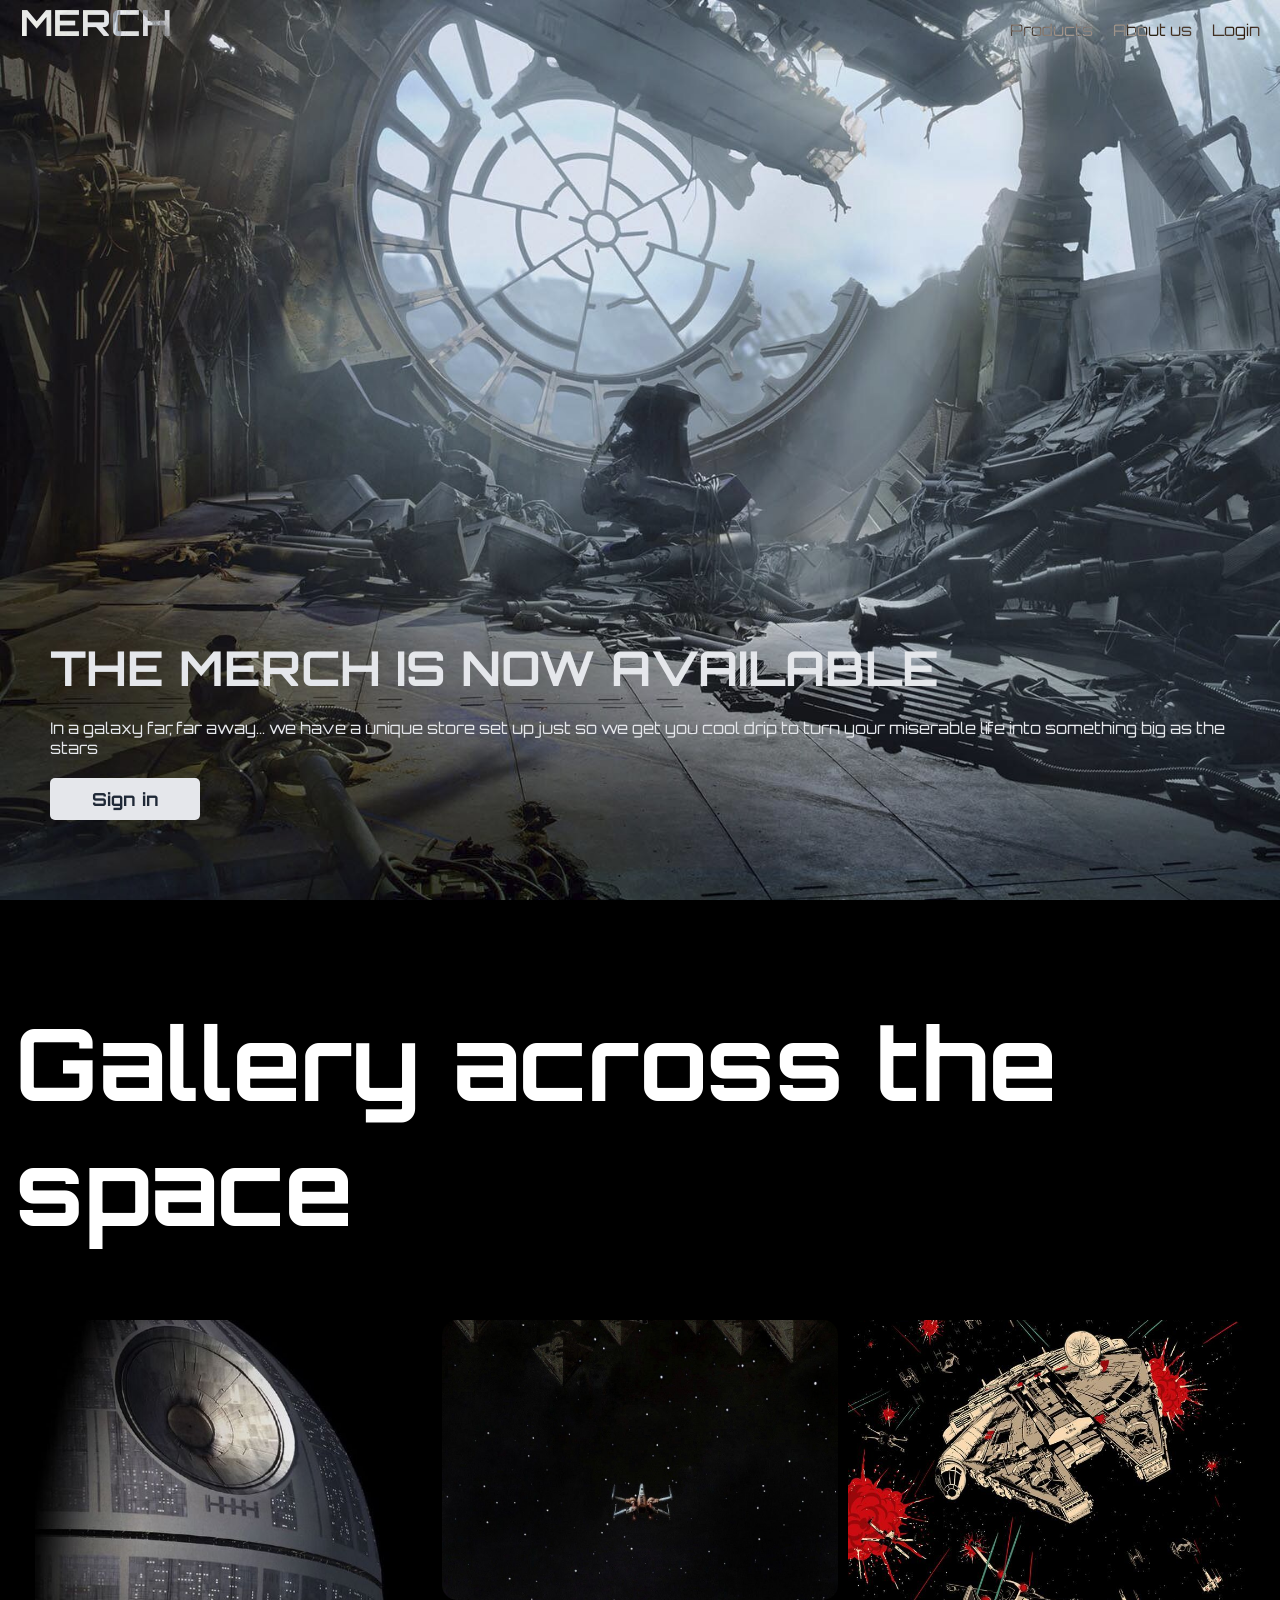
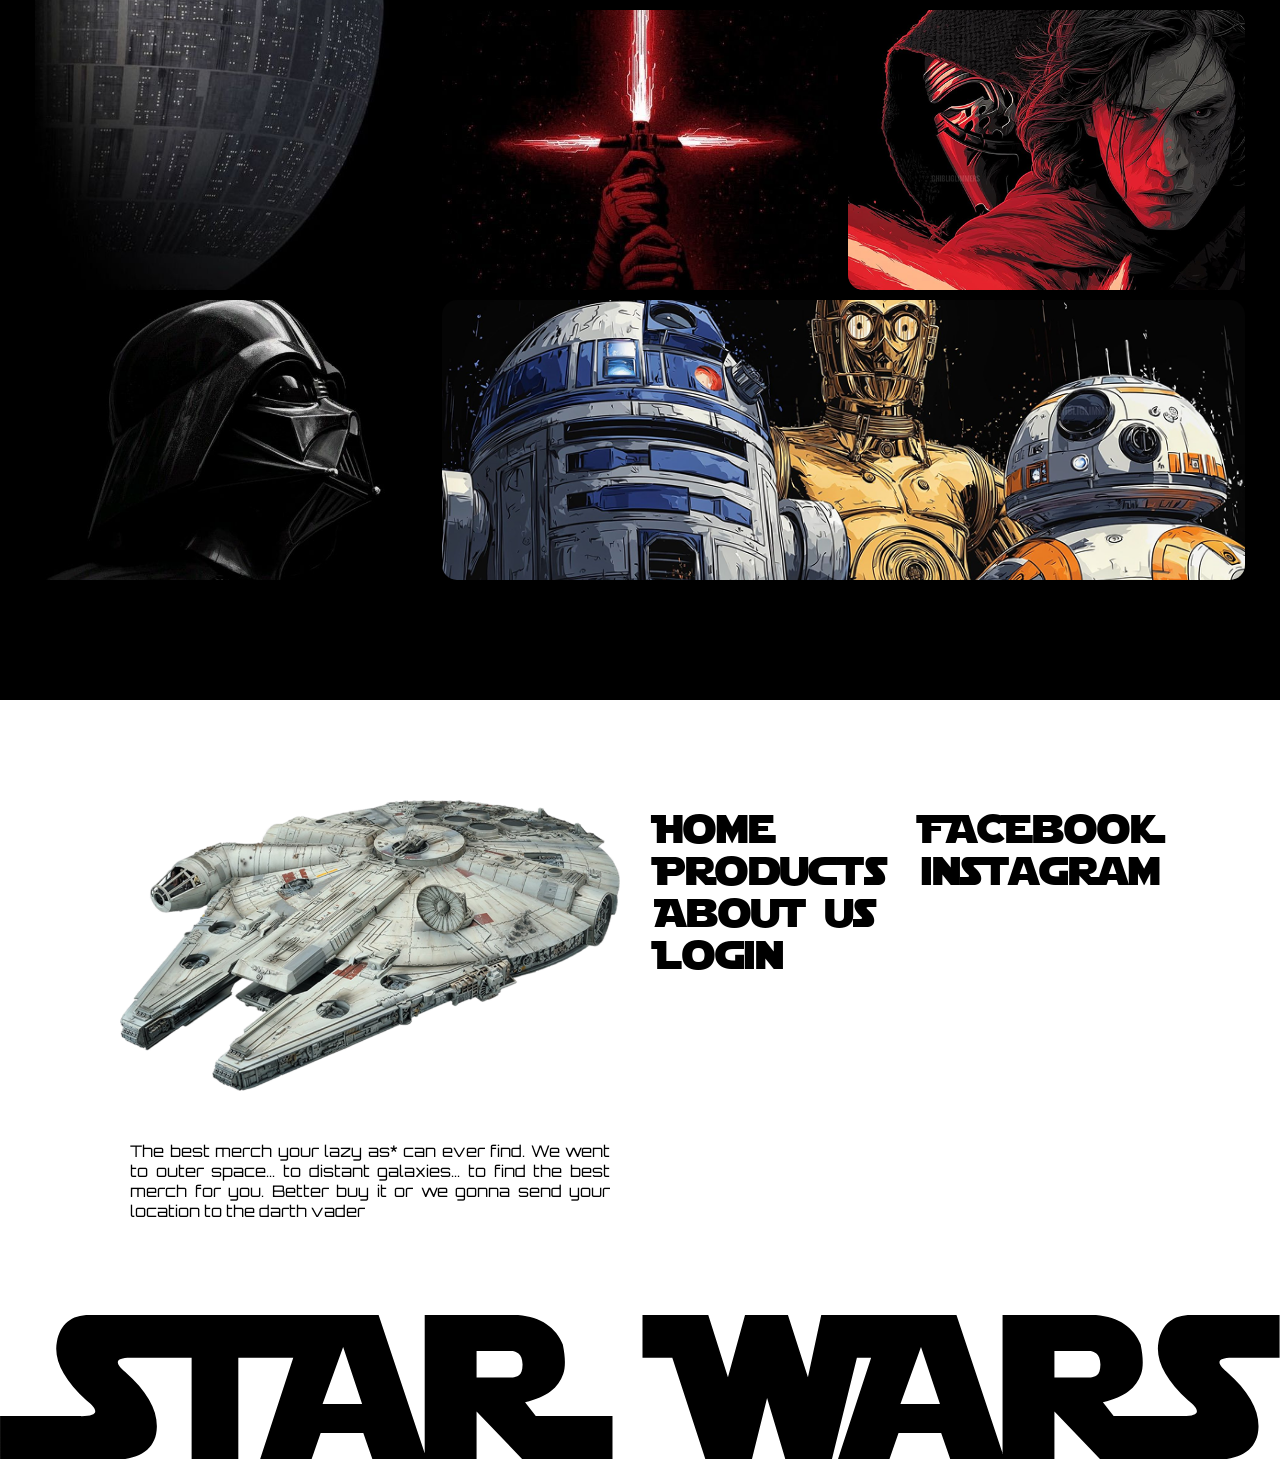
<file: index.html>
<!DOCTYPE html>
<html lang="en">
<head>
    <meta charset="UTF-8">
    <meta name="viewport" content="width=device-width, initial-scale=1.0">
    <title>Document</title>
    <link rel="stylesheet" href="./style.css">
</head>
<body>
    <nav class="navbar">
            <h1><a href="/index.html">MERCH</a></h1>
             <ul>
                <li><a href="/products/products.html">Products</a></li>
                <li><a href="/products/about.html">About us</a></li>
                <li><a href="/login.html">Login</a></li>
            </ul>
    </nav>
    <section class="header">
        <div class="header-content">
            <div class="hero-text">
                <h1>THE MERCH IS NOW AVAILABLE</h1>
                <div class="conten-para">In a galaxy far, far away... we have a unique store set up just so we get you cool drip to turn your miserable life into something big as the stars</div>
                <button>Sign in</button>
            </div>
        </div>
    </section>

    <section class="content">
        <div class="Section-1">
            <h1>Gallery across the space</h1>
            <div class="bento">
                <div class = "item item-1">
                    <img class = "item-img" src="./Bento/death star.jpg">
                </div>
                 <div class = "item item-2">
                    <img class = "item-img" src="./Bento/haunt ship.jpg">
                </div>
                 <div class = "item item-3">
                    <img class = "item-img" src="./Bento/artwork-1.jpg" alt="3 people looking at your soul">
                </div>
                 <div class = "item item-4">
                    <img class = "item-img" src="./Bento/weapon.jpg">
                </div>
                 <div class = "item item-5">
                    <img class = "item-img" src="./Bento/anakin.png">
                </div>
                 <div class = "item item-6">
                    <img class = "item-img" src="./Bento/darth vader.jpg">
                </div>
                 <div class = "item item-7">
                    <img class = "item-img" src="./Bento/3 peeps.png">
                </div>
            </div>
        </div>
    </section>
    <div id="footer"></div>
    <script>
        fetch("./footer.html")
        .then(response => response.text())
        .then(data => {
        document.getElementById("footer").innerHTML = data;
        });
    </script>
</body>
</html>
</file>
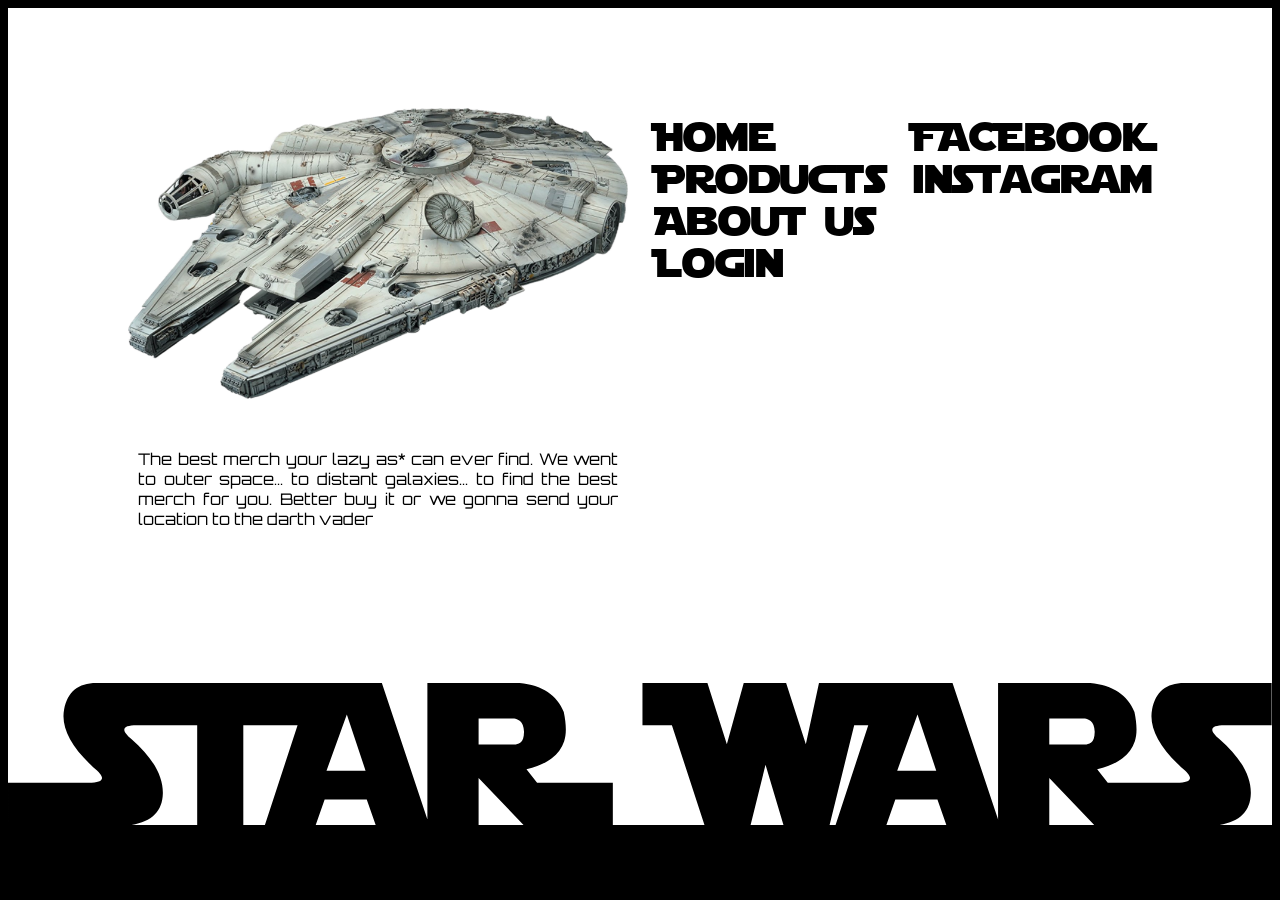
<file: footer.html>
<!DOCTYPE html>
<html lang="en">
<head>
    <meta charset="UTF-8">
    <meta name="viewport" content="width=device-width, initial-scale=1.0">
    <link rel="preconnect" href="https://fonts.googleapis.com">
    <link rel="preconnect" href="https://fonts.gstatic.com" crossorigin>
    <link href="https://fonts.googleapis.com/css2?family=Montserrat:ital,wght@0,100..900;1,100..900&family=Orbitron:wght@400..900&family=Pirata+One&display=swap" rel="stylesheet">
    <link rel="stylesheet" href="./footer.css">
</head>
<body>
        <footer class="footer">
            <div class="top">
                    <!-- use this to add any insperational or creative or required para -->
                <div class="top-content">
                    <div class="falcon">
                        <img src="/images/images-content/falcon.png" alt="falcon">
                    </div>
                    <div class="about-text">
                        <p>The best merch your lazy as* can ever find. We went to outer space... to distant galaxies... to find the best merch for you. Better buy it or we gonna send your location to the darth vader</p>
                    </div>
                </div>

                <div class = "Sections-list">
                    <ul>
                        <li><a href="/index.html">Home</a></li>
                        <li><a href="/products/products.html">Products</a></li>
                        <li><a href="/products/about.html">About us</a></li>
                        <li><a href="/login.html">Login</a></li>
                    </ul>
                </div>

                <div class = "Sections-list">
                    <ul>
                    <li><a href="https://www.facebook.com/StarWars" target="_blank">FACEbooK</a></li>
                     <li><a href="https://www.instagram.com/starwars/" target="_blank">instagram</a></li>
                    </ul>
                </div>
                </div>
            </div>



                <div class="bottom">
                    <div id="star-wars-logo">
                        <img src="/images/images-content/STAR WARS.svg" alt="logo">
                    </div>
                </div>
        </footer>

        
</body>
</html>
</file>
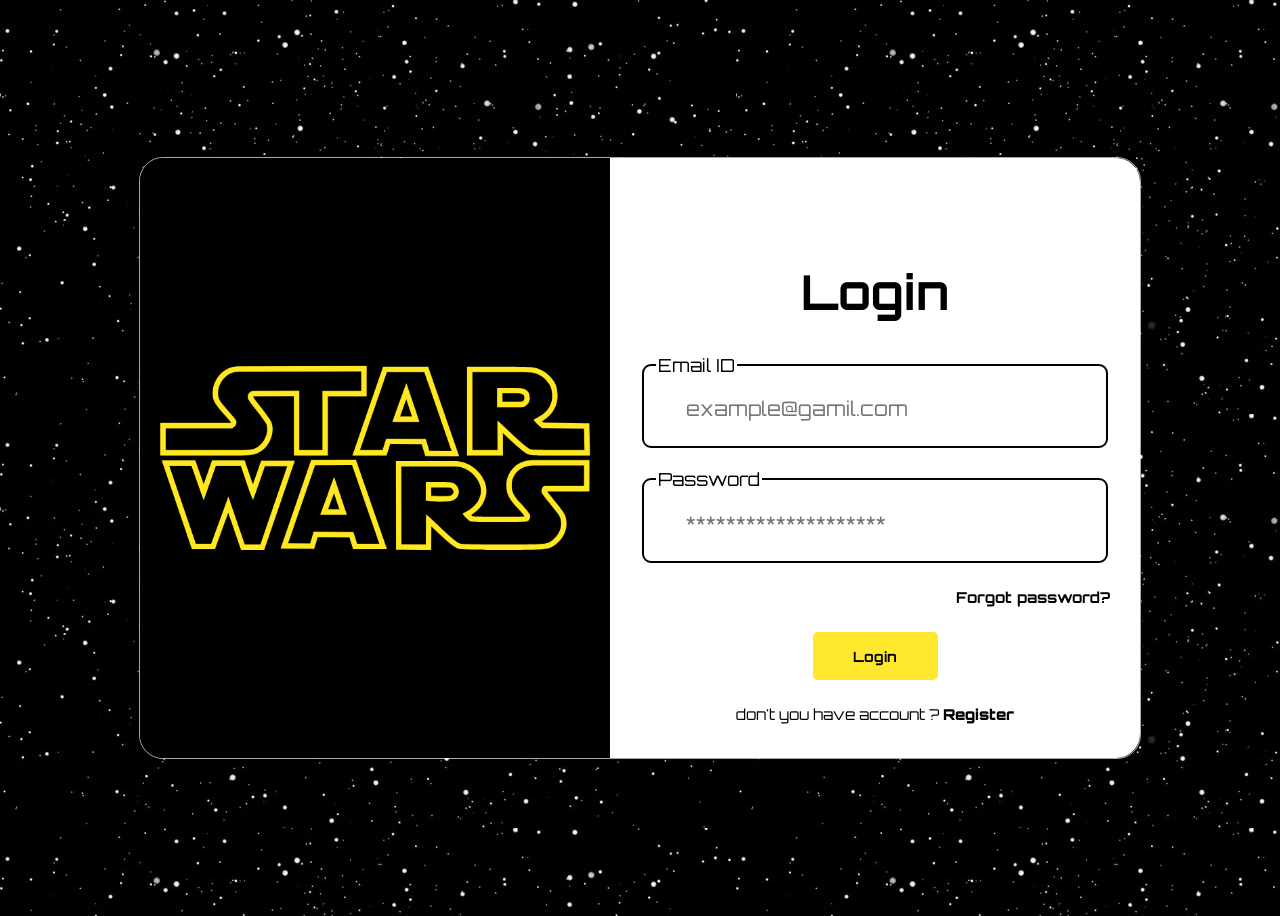
<file: login.html>
<!DOCTYPE html>
<html lang="en">
<head>
    <meta charset="UTF-8">
    <meta name="viewport" content="width=device-width, initial-scale=1.0">
    <link rel="preconnect" href="https://fonts.googleapis.com">
    <link rel="preconnect" href="https://fonts.gstatic.com" crossorigin>
    <link href="https://fonts.googleapis.com/css2?family=Montserrat:ital,wght@0,100..900;1,100..900&family=Orbitron:wght@400..900&family=Pirata+One&display=swap" rel="stylesheet">
    <title>Star War</title>
    <style>
        *{
            font-family: "Orbitron", sans-serif;
        }
        body{
            height: 100vh;
            background-color: rgba(0, 0, 0, 0.399);
            display: flex;
            justify-content: center;
            align-items: center;
            font-family: "Orbitron", sans-serif;
            background-image: url(/images/background.png);
        }
        .login{
            width: 1000px;
            height: 600px;
            border: 1px solid rgba(255, 255, 255, 0.658);
            display: flex;
            border-radius: 24px;
        }
        .left-side{
            width: 50%;
            height: 100%;
            display: flex;

        }
        .image-left{
            /* background-repeat: no-repeat;
            background-attachment: fixed;
            background-position: left;
            align-items: center; */
            display: flex;
            background-color: black;
            border-top-left-radius: 24px;
            border-bottom-left-radius: 24px;
            /* border-radius: 24px; */
        }
        .right-side{
            width: 50%;
            height: 100%;
            background-color: white;
            padding: 0px 30px;
            border-top-right-radius: 24px;
            border-bottom-right-radius: 24px;
        }
        img{
            width: 100%;
            /* height:; */
            align-items: center;
            justify-content: center;
            object-fit: scale-down;
        }

        .right-side h1{
            font-size: 48px;
            text-align: center;
            font-weight: bold;
            padding-top: 15%;
        }

        input{
            padding: 15px 30px;
            width: 80%;
            border: none;
            outline: none !important;
            box-shadow: none !important;
            font-size: 20px;
        }

        fieldset{
            border: 2px solid black;
            border-radius: 9px;
            margin-bottom: 20px;
        }

        legend{
            font-size: 18px;
        }

        h5{
            color: black;
            font-size: 15px;
            text-align: right;
        }
        a {
            text-decoration: none;
        }

        .submit{
            display: flex;
            justify-content: center;
        }

        .submit button{
            width: 125px;
            height: 48px;
            background-color: rgb(255, 231, 46);
            border: none;
            border-radius: 5px;
            cursor: pointer;
            font-size: 14px;
            font-family: "Orbitron", sans-serif;
            font-weight: bolder;
        }
        #reg{
            color: black;
            font-size: 15px;
            text-align: center;
            font-weight: 200;
        }

        #reg a{
            color: black;
            font-weight: 900;
        }

    </style>
</head>
<body>

    <div class="login">
        <div class="left-side">
            <div class="image-left">
                <img src="images/image.png" alt="">
            </div>
        </div>
        <div class="right-side">
            <h1>Login</h1>
            <form action="" id="loginForm">
                <fieldset>
                    <legend>Email ID</legend>
                    <input type="text" name="" id="loginEmail" placeholder="example@gamil.com">
                </fieldset>
                
                
                <fieldset>
                    <legend>Password</legend>
                    <input type="password" name="" id="loginPassword" placeholder="********************">
                </fieldset>

                <a href="google.com" target="blank"><h5>Forgot password?</h5></a>

                <div class="submit">
                    <button>Login</button>
                </div>

                <h5 id="reg">don't you have account ? <a href="./signup.html">Register</a></h5>
            </form>
        </div>
    </div>
    <script>
        const loginForm = document.getElementById("loginForm");

        loginForm.addEventListener("submit", function(e) {
        e.preventDefault();

        const loginEmail = document.getElementById("loginEmail").value;
        const loginPassword = document.getElementById("loginPassword").value;

        const storedUser = JSON.parse(localStorage.getItem("user"));

        if(storedUser &&
            loginEmail === storedUser.email &&
            loginPassword === storedUser.password) {

            alert("Login Successful!");
                window.location.href = "/index.html";
        } else {
            alert("Invalid Email or Password");
        }
        });
    </script>
</body>
</html>
</file>
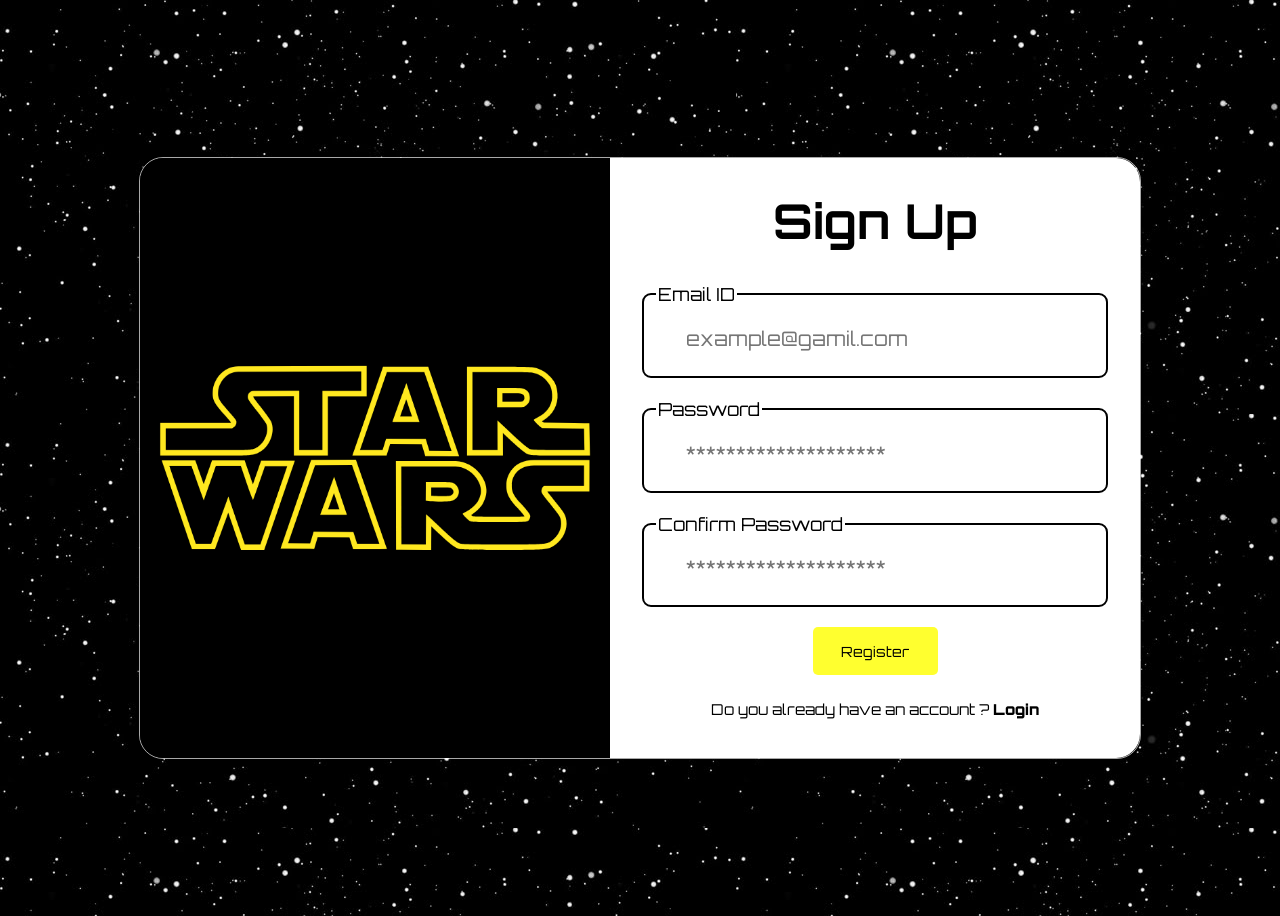
<file: signup.html>
<!DOCTYPE html>
<html lang="en">
<head>
    <meta charset="UTF-8">
    <meta name="viewport" content="width=device-width, initial-scale=1.0">
    <link rel="preconnect" href="https://fonts.googleapis.com">
    <link rel="preconnect" href="https://fonts.gstatic.com" crossorigin>
    <link href="https://fonts.googleapis.com/css2?family=Montserrat:ital,wght@0,100..900;1,100..900&family=Orbitron:wght@400..900&family=Pirata+One&display=swap" rel="stylesheet">
    <title>Star War</title>
    <style>
        *{
            font-family: "Orbitron", sans-serif;
        }
        body{
            height: 100vh;
            background-color: rgba(0, 0, 0, 0.399);
            display: flex;
            justify-content: center;
            align-items: center;
            font-family: "Orbitron", sans-serif;
            background-image: url(/images/background.png);
        }
        .login{
            width: 1000px;
            height: 600px;
            border: 1px solid rgba(255, 255, 255, 0.658);
            display: flex;
            border-radius: 24px;
        }
        .left-side{
            width: 50%;
            height: 100%;
            display: flex;

        }
        .image-left{
            /* background-repeat: no-repeat;
            background-attachment: fixed;
            background-position: left;
            align-items: center; */
            display: flex;
            background-color: black;
            border-top-left-radius: 24px;
            border-bottom-left-radius: 24px;
            /* border-radius: 24px; */
        }
        .right-side{
            width: 50%;
            height: 100%;
            background-color: white;
            padding: 0px 30px;
            border-top-right-radius: 24px;
            border-bottom-right-radius: 24px;
        }
        img{
            width: 100%;
            /* height:; */
            align-items: center;
            justify-content: center;
            object-fit: scale-down;
        }

        .right-side h1{
            font-size: 48px;
            text-align: center;
            font-weight: bold;
        }

        input{
            padding: 15px 30px;
            width: 80%;
            border: none;
            outline: none !important;
            box-shadow: none !important;
            font-size: 20px;
        }

        fieldset{
            border: 2px solid black;
            border-radius: 9px;
            margin-bottom: 20px;
        }

        legend{
            font-size: 18px;
        }

        h5{
            color: black;
            font-size: 15px;
            text-align: right;
        }
        a {
            text-decoration: none;
        }

        .submit{
            display: flex;
            justify-content: center;
        }

        .submit button{
            width: 125px;
            height: 48px;
            background-color: rgba(255, 255, 0, 0.815);
            border: none;
            border-radius: 5px;
            cursor: pointer;
            font-size: 14px;
            font-family: "Orbitron", sans-serif;
        }
        #reg{
            color: black;
            font-size: 15px;
            text-align: center;
            font-weight: 200;
        }

        #reg a{
            color: black;
            font-weight: 900;
        }

    </style>
</head>
<body>

    <div class="login">
        <div class="left-side">
            <div class="image-left">
                <img src="images/image.png" alt="">
            </div>
        </div>
        <div class="right-side">
            <h1>Sign Up</h1>
            <form action="" id="registerForm">
                <fieldset>
                    <legend>Email ID</legend>
                    <input type="text" name="email" id="email" placeholder="example@gamil.com" required>
                </fieldset>
                
                
                <fieldset>
                    <legend>Password</legend>
                    <input type="password" name="pass" id="password" placeholder="********************" required>
                </fieldset>
                
                
                <fieldset>
                    <legend>Confirm Password</legend>
                    <input type="password" name="cpass" id="confirmPassword" placeholder="********************" required>
                </fieldset>


                <div class="submit" id="sub">
                    <button type="submit">Register</button>
                </div>

                <h5 id="reg">Do you already have an account ? <a href="./login.html">Login</a></h5>
            </form>
        </div>
    </div>
    <script>
        localStorage.setItem("key", "value");
        localStorage.getItem("key");
        
        const registerForm = document.getElementById("registerForm");
        registerForm.addEventListener("submit", function(e) {

            e.preventDefault();

            const email = document.getElementById("email").value;
            const password = document.getElementById("password").value;
            const confirmPassword = document.getElementById("confirmPassword").value;

            if(password !== confirmPassword) {
                alert("Passwords do not match!");
            return;
            }

            const user = {
                email: email,
                password: password
            };

            localStorage.setItem("user", JSON.stringify(user));

            alert("Registered Successfully!");
            window.location.href = "login.html";
        })
    </script>
</body>
</html>
</file>
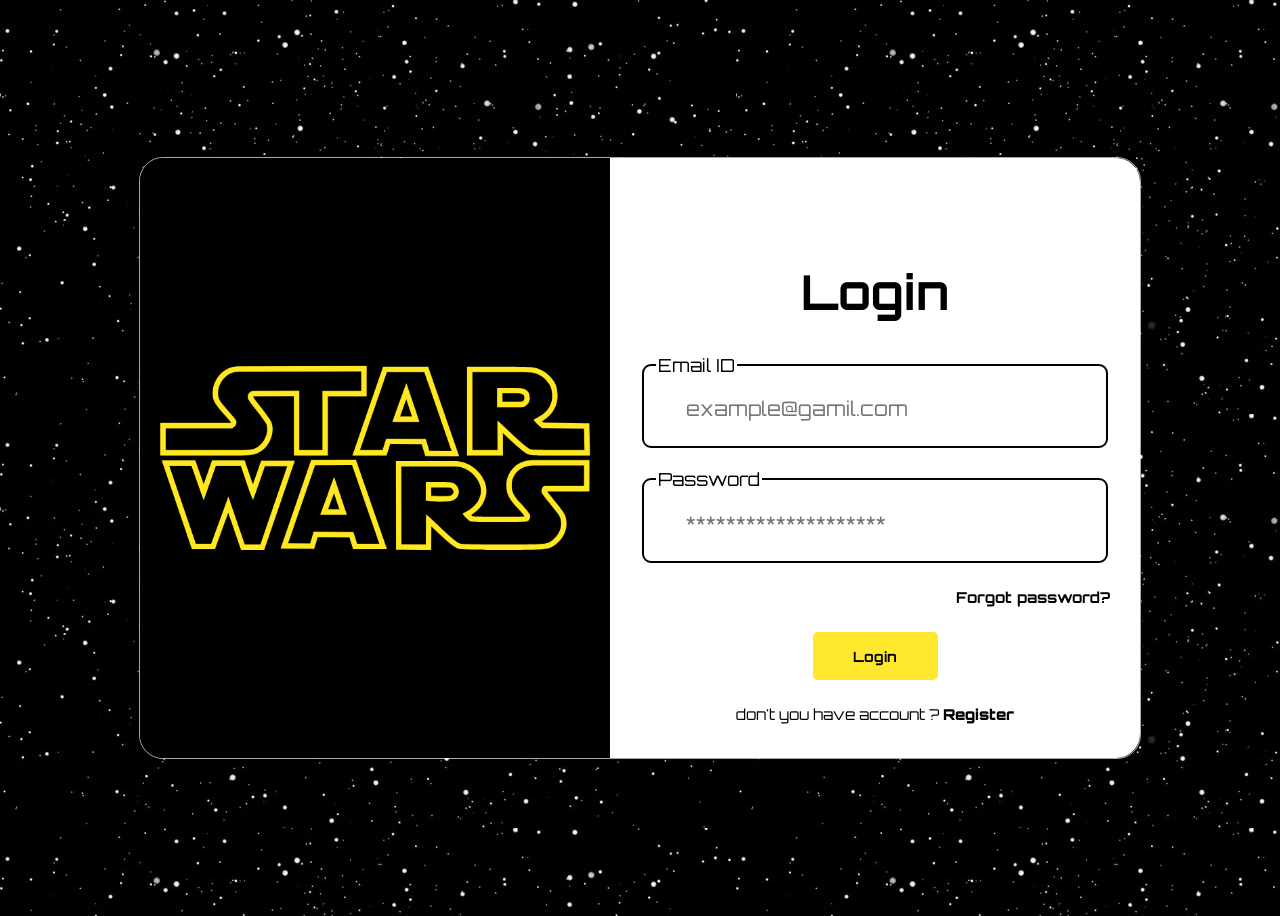
<file: login/login.html>
<!DOCTYPE html>
<html lang="en">
<head>
    <meta charset="UTF-8">
    <meta name="viewport" content="width=device-width, initial-scale=1.0">
    <link rel="preconnect" href="https://fonts.googleapis.com">
    <link rel="preconnect" href="https://fonts.gstatic.com" crossorigin>
    <link href="https://fonts.googleapis.com/css2?family=Montserrat:ital,wght@0,100..900;1,100..900&family=Orbitron:wght@400..900&family=Pirata+One&display=swap" rel="stylesheet">
    <title>Star War</title>
    <style>
        *{
            font-family: "Orbitron", sans-serif;
        }
        body{
            height: 100vh;
            background-color: rgba(0, 0, 0, 0.399);
            display: flex;
            justify-content: center;
            align-items: center;
            font-family: "Orbitron", sans-serif;
            background-image: url(/images/background.png);
        }
        .login{
            width: 1000px;
            height: 600px;
            border: 1px solid rgba(255, 255, 255, 0.658);
            display: flex;
            border-radius: 24px;
        }
        .left-side{
            width: 50%;
            height: 100%;
            display: flex;

        }
        .image-left{
            /* background-repeat: no-repeat;
            background-attachment: fixed;
            background-position: left;
            align-items: center; */
            display: flex;
            background-color: black;
            border-top-left-radius: 24px;
            border-bottom-left-radius: 24px;
            /* border-radius: 24px; */
        }
        .right-side{
            width: 50%;
            height: 100%;
            background-color: white;
            padding: 0px 30px;
            border-top-right-radius: 24px;
            border-bottom-right-radius: 24px;
        }
        img{
            width: 100%;
            /* height:; */
            align-items: center;
            justify-content: center;
            object-fit: scale-down;
        }

        .right-side h1{
            font-size: 48px;
            text-align: center;
            font-weight: bold;
            padding-top: 15%;
        }

        input{
            padding: 15px 30px;
            width: 80%;
            border: none;
            outline: none !important;
            box-shadow: none !important;
            font-size: 20px;
        }

        fieldset{
            border: 2px solid black;
            border-radius: 9px;
            margin-bottom: 20px;
        }

        legend{
            font-size: 18px;
        }

        h5{
            color: black;
            font-size: 15px;
            text-align: right;
        }
        a {
            text-decoration: none;
        }

        .submit{
            display: flex;
            justify-content: center;
        }

        .submit button{
            width: 125px;
            height: 48px;
            background-color: rgb(255, 231, 46);
            border: none;
            border-radius: 5px;
            cursor: pointer;
            font-size: 14px;
            font-family: "Orbitron", sans-serif;
            font-weight: bolder;
        }
        #reg{
            color: black;
            font-size: 15px;
            text-align: center;
            font-weight: 200;
        }

        #reg a{
            color: black;
            font-weight: 900;
        }

    </style>
</head>
<body>

    <div class="login">
        <div class="left-side">
            <div class="image-left">
                <img src="../images/image.png" alt="">
            </div>
        </div>
        <div class="right-side">
            <h1>Login</h1>
            <form action="" id="loginForm">
                <fieldset>
                    <legend>Email ID</legend>
                    <input type="text" name="" id="loginEmail" placeholder="example@gamil.com">
                </fieldset>
                
                
                <fieldset>
                    <legend>Password</legend>
                    <input type="password" name="" id="loginPassword" placeholder="********************">
                </fieldset>

                <a href="google.com" target="blank"><h5>Forgot password?</h5></a>

                <div class="submit">
                    <button type="submit">Login</button>
                </div>

                <h5 id="reg">don't you have account ? <a href="./signup.html">Register</a></h5>
            </form>
        </div>
    </div>
    <script>
        const loginForm = document.getElementById("loginForm");

        loginForm.addEventListener("submit", function(e) {
        e.preventDefault();

        const loginEmail = document.getElementById("loginEmail").value;
        const loginPassword = document.getElementById("loginPassword").value;

        const storedUser = JSON.parse(localStorage.getItem("user"));

        if(storedUser &&
            loginEmail === storedUser.email &&
            loginPassword === storedUser.password) {

            alert("Login Successful!");
            window.location.href = "../index.html";
        } else {
            alert("Invalid Email or Password");
        }
        });
    </script>
</body>
</html>
</file>
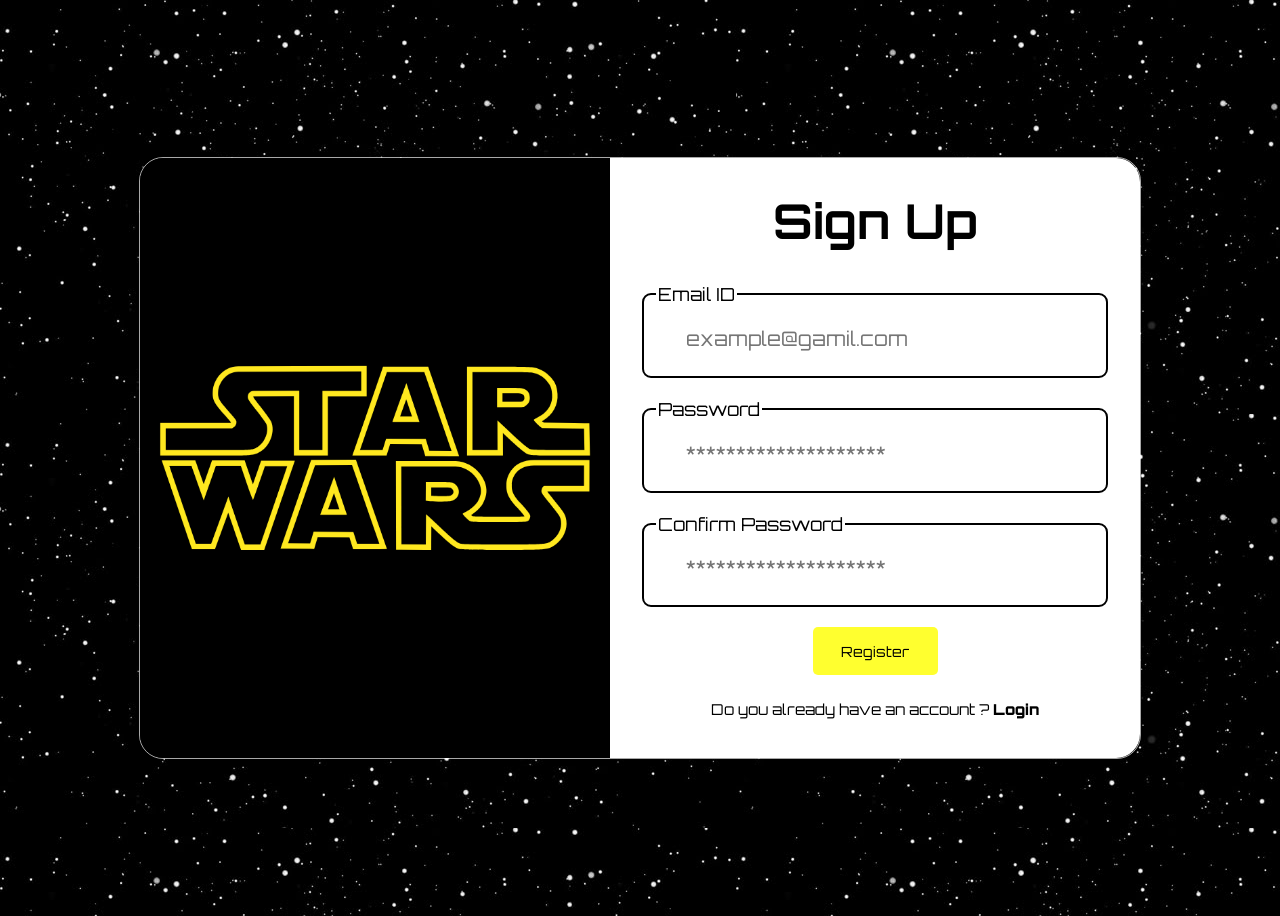
<file: login/signup.html>
<!DOCTYPE html>
<html lang="en">
<head>
    <meta charset="UTF-8">
    <meta name="viewport" content="width=device-width, initial-scale=1.0">
    <link rel="preconnect" href="https://fonts.googleapis.com">
    <link rel="preconnect" href="https://fonts.gstatic.com" crossorigin>
    <link href="https://fonts.googleapis.com/css2?family=Montserrat:ital,wght@0,100..900;1,100..900&family=Orbitron:wght@400..900&family=Pirata+One&display=swap" rel="stylesheet">
    <title>Star War</title>
    <style>
        *{
            font-family: "Orbitron", sans-serif;
        }
        body{
            height: 100vh;
            background-color: rgba(0, 0, 0, 0.399);
            display: flex;
            justify-content: center;
            align-items: center;
            font-family: "Orbitron", sans-serif;
            background-image: url(/images/background.png);
        }
        .login{
            width: 1000px;
            height: 600px;
            border: 1px solid rgba(255, 255, 255, 0.658);
            display: flex;
            border-radius: 24px;
        }
        .left-side{
            width: 50%;
            height: 100%;
            display: flex;

        }
        .image-left{
            /* background-repeat: no-repeat;
            background-attachment: fixed;
            background-position: left;
            align-items: center; */
            display: flex;
            background-color: black;
            border-top-left-radius: 24px;
            border-bottom-left-radius: 24px;
            /* border-radius: 24px; */
        }
        .right-side{
            width: 50%;
            height: 100%;
            background-color: white;
            padding: 0px 30px;
            border-top-right-radius: 24px;
            border-bottom-right-radius: 24px;
        }
        img{
            width: 100%;
            /* height:; */
            align-items: center;
            justify-content: center;
            object-fit: scale-down;
        }

        .right-side h1{
            font-size: 48px;
            text-align: center;
            font-weight: bold;
        }

        input{
            padding: 15px 30px;
            width: 80%;
            border: none;
            outline: none !important;
            box-shadow: none !important;
            font-size: 20px;
        }

        fieldset{
            border: 2px solid black;
            border-radius: 9px;
            margin-bottom: 20px;
        }

        legend{
            font-size: 18px;
        }

        h5{
            color: black;
            font-size: 15px;
            text-align: right;
        }
        a {
            text-decoration: none;
        }

        .submit{
            display: flex;
            justify-content: center;
        }

        .submit button{
            width: 125px;
            height: 48px;
            background-color: rgba(255, 255, 0, 0.815);
            border: none;
            border-radius: 5px;
            cursor: pointer;
            font-size: 14px;
            font-family: "Orbitron", sans-serif;
        }
        #reg{
            color: black;
            font-size: 15px;
            text-align: center;
            font-weight: 200;
        }

        #reg a{
            color: black;
            font-weight: 900;
        }

    </style>
</head>
<body>

    <div class="login">
        <div class="left-side">
            <div class="image-left">
                <img src="../images/image.png" alt="">
            </div>
        </div>
        <div class="right-side">
            <h1>Sign Up</h1>
            <form action="" id="registerForm">
                <fieldset>
                    <legend>Email ID</legend>
                    <input type="text" name="email" id="email" placeholder="example@gamil.com" required>
                </fieldset>
                
                
                <fieldset>
                    <legend>Password</legend>
                    <input type="password" name="pass" id="password" placeholder="********************" required>
                </fieldset>
                
                
                <fieldset>
                    <legend>Confirm Password</legend>
                    <input type="password" name="cpass" id="confirmPassword" placeholder="********************" required>
                </fieldset>


                <div class="submit" id="sub">
                    <button type="submit">Register</button>
                </div>

                <h5 id="reg">Do you already have an account ? <a href="./login.html">Login</a></h5>
            </form>
        </div>
    </div>
    <script>
        localStorage.setItem("key", "value");
        localStorage.getItem("key");
        
        const registerForm = document.getElementById("registerForm");
        registerForm.addEventListener("submit", function(e) {

            e.preventDefault();

            const email = document.getElementById("email").value;
            const password = document.getElementById("password").value;
            const confirmPassword = document.getElementById("confirmPassword").value;

            if(password !== confirmPassword) {
                alert("Passwords do not match!");
            return;
            }

            const user = {
                email: email,
                password: password
            };

            localStorage.setItem("user", JSON.stringify(user));

            alert("Registered Successfully!");
            window.location.href = "login.html";
        })
    </script>
</body>
</html>
</file>
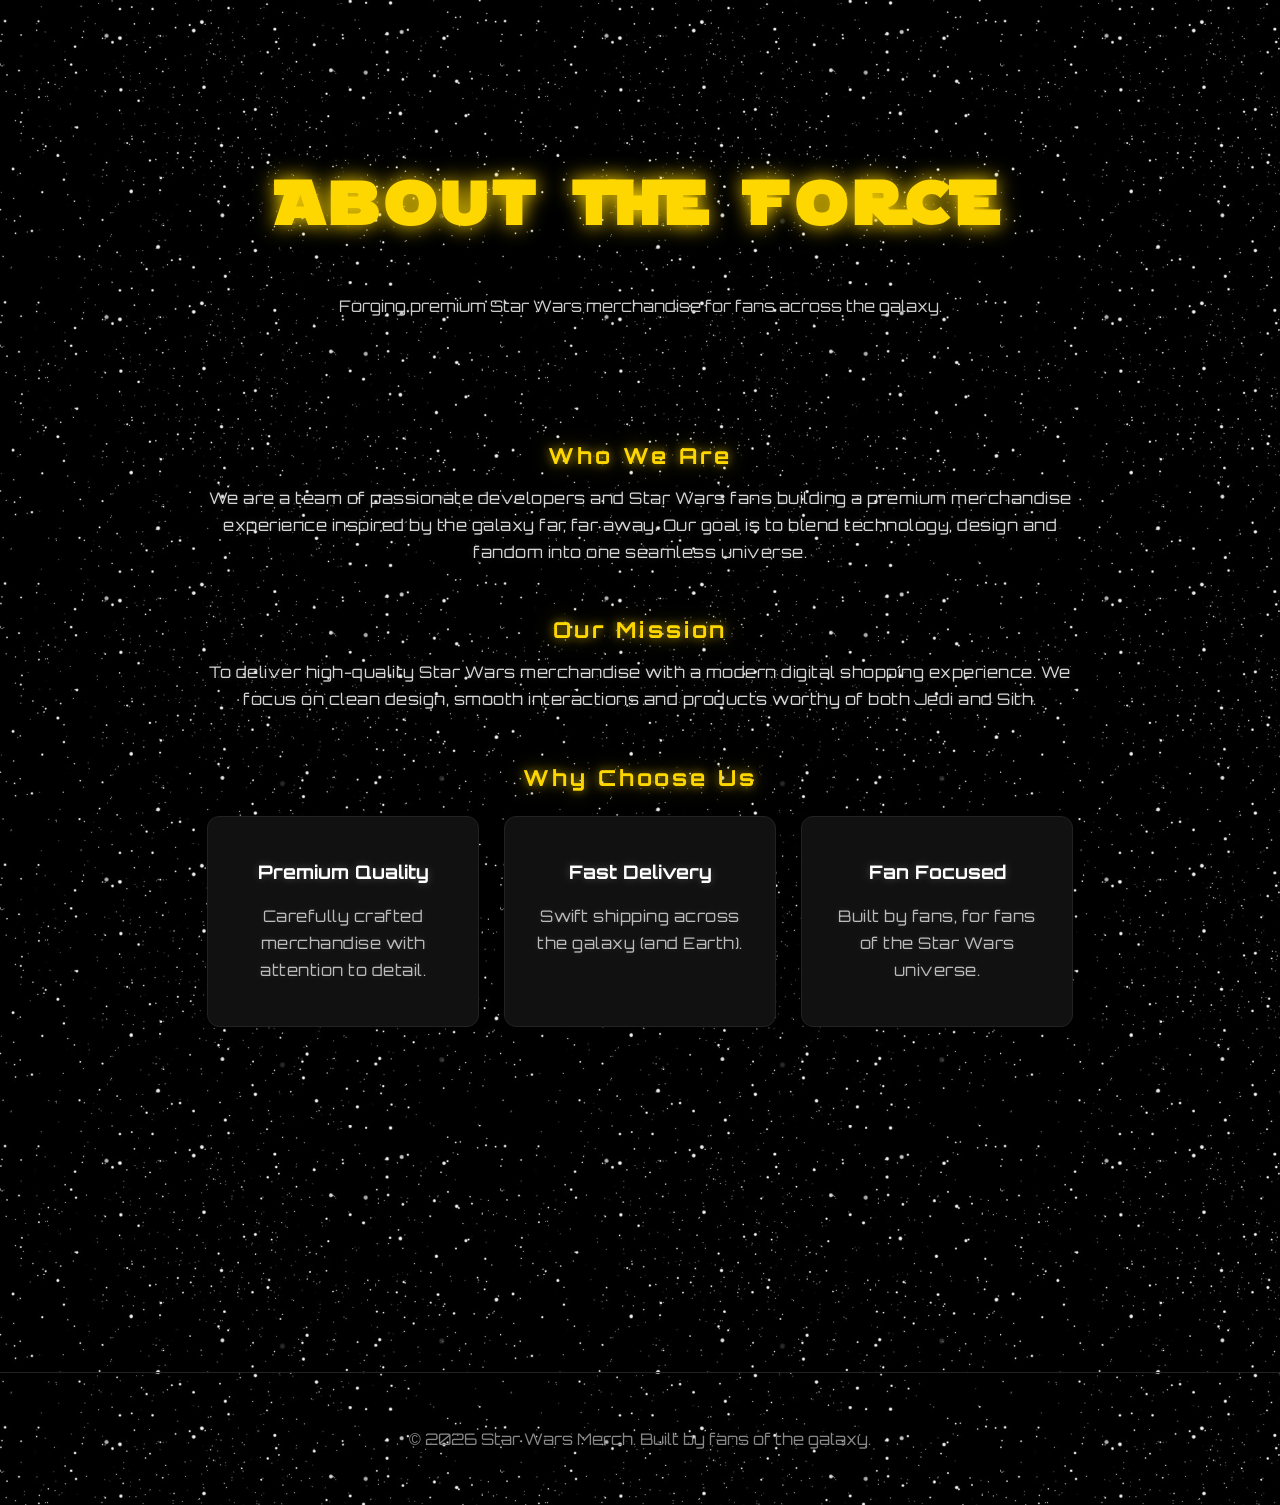
<file: products/about.html>
<!DOCTYPE html>
<html lang="en">
<head>
    <meta charset="UTF-8">
    <meta name="viewport" content="width=device-width, initial-scale=1.0">
    <title>About Us | Star Wars Merch</title>
    <link rel="stylesheet" href="about.css">

    <!-- Orbitron font -->
    <link href="https://fonts.googleapis.com/css2?family=Orbitron:wght@400;600&display=swap" rel="stylesheet">
</head>

<body>

<!-- HERO -->
<section class="hero">
    <h1>About THE FoRCE</h1>
    <p>Forging premium Star Wars merchandise for fans across the galaxy.</p>
</section>

<!-- WHO WE ARE -->
<section class="about-section reveal">
    <h2>Who We Are</h2>
    <p>
        We are a team of passionate developers and Star Wars fans building a
        premium merchandise experience inspired by the galaxy far, far away.
        Our goal is to blend technology, design and fandom into one seamless universe.
    </p>
</section>

<!-- MISSION -->
<section class="about-section reveal">
    <h2>Our Mission</h2>
    <p>
        To deliver high-quality Star Wars merchandise with a modern digital
        shopping experience. We focus on clean design, smooth interactions and
        products worthy of both Jedi and Sith.
    </p>
</section>

<!-- WHY US -->
<section class="about-section reveal">
    <h2>Why Choose Us</h2>

    <div class="features">

        <div class="feature-card">
            <h3>Premium Quality</h3>
            <p>Carefully crafted merchandise with attention to detail.</p>
        </div>

        <div class="feature-card">
            <h3>Fast Delivery</h3>
            <p>Swift shipping across the galaxy (and Earth).</p>
        </div>

        <div class="feature-card">
            <h3>Fan Focused</h3>
            <p>Built by fans, for fans of the Star Wars universe.</p>
        </div>

    </div>
</section>

<!-- TEAM -->
<section class="about-section team-section reveal">
    <h2>Our Team</h2>

    <div class="team">

        <div class="team-card">
            <h3>Shrey</h3>
            <p>Frontend Developer</p>
        </div>

        <div class="team-card">
            <h3>Revanth</h3>
            <p>Backend & Integration</p>
        </div>

        <div class="team-card">
            <h3>Shashank</h3>
            <p>Design & UI</p>
        </div>

    </div>
</section>

<!-- FOOTER -->
<footer>
    <p>© 2026 Star Wars Merch. Built by fans of the galaxy.</p>
</footer>

<script src="about.js"></script>
</body>
</html>
</file>
<file: style.css>
html {
    scroll-behavior: smooth;
}

*{
    box-sizing: border-box;
    font-family: 'Segoe UI', Tahoma, Geneva, Verdana, sans-serif;
}

body{
    margin: 0px;
    padding: 0px;
    display: flex;
    flex-direction: column;
}

/* ========= navbar ========== */

.navbar{
    color: white;
    display: flex;
    flex-direction: row;
    align-items: first baseline;
    /* background-color: #1F2937; */
    justify-content: space-between;
    /* margin-bottom: 0px; */
    position: fixed;
    top: 0;
    width: 100%;
    padding-right: 20px;
    padding-left: 20px;
    z-index: 9;
    mix-blend-mode: difference;
}

.navbar li{
    list-style-type: none;
}

.navbar a{
    color: white;
    text-decoration: none;
}

.navbar ul{
    display: flex;
    align-items: center;
    justify-content: flex-end;
    gap: 20px;
}

.navbar h1{
    font-size: 36px;
    color: white;
    font-weight: bolder;
    margin: 0px;
}

/* ========= header ========== */
.header{
    margin: 0px;
    background-color: #1F2937;
    padding: 10px 50px 80px 50px;
    display: flex;
    flex-direction: column;
    justify-content: end;
    height: 100%;
    background-image: url("./hero-img/image_1921b77b.jpeg");
    background-size: cover;
    background-repeat: no-repeat;
    height : 100vh;

}

 /* header-content */


.header h1{
    font-size: 48px;
    color: #E5E7EB;
    font-weight: bolder;
    margin: 0px;
}

.header-content{
    display: flex;
    flex-direction: column-reverse;
    gap: 50px;
}

.hero-text{
    display: flex;
    flex-direction: column;
    gap: 20px;
    width: 100%;
    color: #E5E7EB;
}

.hero-text button{
    background-color: #E5E7EB;
    color: #1F2937;
    border: none;
    padding: 10px 30px;
    font-size: 18px;
    font-weight: bold;
    cursor: pointer;
    width: 150px;
    border-radius: 5px;
}


/* ============ content ============ */

section{
    display: flex;
    flex-direction: column;
    height: fit-content;
    background-color: rgb(0, 0, 0);
}


.Section-1{
    display: flex;
    flex-direction: column;
    height: fit-content;
    gap: 50px;
    padding: 100px 15px;
    /* width: fit-content; */
    height: fit-content;
    width: 100%;
}

.Section-1 h1{
    font-size: 100px;
    color: #ffffff;
    font-weight: bolder;
    margin: 0px;
}


/* ---------- bento --------- */
.bento{
    display: grid;
    grid-template-columns: repeat(3, 1fr);
    /* grid-auto-rows: 200px; */
    width: 100%;
    padding: 20px;
    gap: 10px;
    height: 900px;
    /* border-radius: 15px; */
}

.item{
    border-radius: 15px;
    height: 100%;
    width: 100%;
    overflow: hidden;
}

.item img{
    width: 100%;
    height: 100%;
    object-fit: cover;
    transition: transform 0.3s ease;
}

/*each item--------- */

.item-1{
    grid-row: span 2;
}

.item-5 img{
    scale: 1.2;
}

.item-7{
    grid-column: span 2;
    object-fit: contain;
}

.item-7 img{
    width: 100%;
    height: 100%;
    object-fit: cover;
    display: block;
    object-position: center:
}

/* ---------- quote -------- */
.quotes{
    background-color: #E5E7EB;
    font-style: italic;
    font-size: 24px;
    color: #06060662;
    font-weight: lighter;
    padding: 150px 300px;
    margin: 100px 0px;;
}

.quotes div{
    color: rgba(0, 0, 0, 0.601);
    text-align: right;
}

/* ---------- newsletter --------- */
.news{
    background-color: #3882f6;
    margin: 100px 200px; 
    border-radius: 10px;
    padding: 30px;
    display: flex;
    justify-content: space-around; 
}
.news .N-txt {
    color: whitesmoke
}

.news .btn{
    width: 400px;
    display: flex;
    justify-content: center;
    align-items: center;
}

.btn button{
    background-color: #3882f6;
    border: 2px solid white;
    color: whitesmoke;
    border-radius: 5px;
    padding: 10px 30px;
    cursor: pointer;
}


/* =============footer =========== */
</file>
<file: footer.css>
*{
    font-family: "Orbitron", sans-serif;
}


@font-face {
    font-family: "Star Wars";
    src: url("/font-main/footer-fonts/Starjedi.ttf");
}

body{
    background-color: rgb(0, 0, 0);
    /* margin: 0; */
}

a{
    text-decoration: none;
    /* color: white; */
}

.Sections-list ul{
    list-style-type: none;
    display: flex;
    flex-direction: column;
    justify-content: center;
    padding: 0;
    margin: 0;
    gap: 15px;
}

.Sections-list ul li a{
    font-size: 40px;
    font-family: 'Star Wars';
    color:black;
    line-height: 10px;
}

.footer{
    width: 100%;
    height: fit-content;
    background-color: rgb(255, 255, 255);
    display: flex;
    flex-direction: column;
    justify-content: space-between;
    /* border: 1px solid wheat; */
}

.top{
    display: flex;
    flex-direction: row;
    align-items: start;
    justify-content: space-between;
    padding-top: 100px;
    padding-left: 120px;
    padding-right: 120px;
    padding-bottom: 100px;
}

.top-content{
    display: flex;
    flex-direction: column;
    justify-content: space-evenly;
    width: 500px;
    height: 100%;
    /* border: 1px solid white; */
}

.Sections-list{
    /* border: 1px solid white; */
    display: flex;
    justify-content: center;
    padding-top: 20px;
    text-decoration: none;
}

.about-text{
    color: black;
    text-align: justify;
    padding: 30px 10px;
    font-size: 18px
    width: 50%;
    height: 120px;
    /* border: 1px solid white; */
    /* display: flex; */
}

.left-side p{
    justify-content: center;
    padding-left: 10%;
    padding-right: 10%;
    color: white;
}

.right-side{
    padding-top: 5%;
    width: 50%;
    height: 120px;
    /* border: 1px solid white; */
    font-size: 20px;
    display: flex;
    color: white;
}

.left-list{
    /* border: 1px solid green; */
    padding-left: 30%;
}

.bottom{
    color: white;
    text-align: justify;
}

#star-wars-logo{
    display: flex;
    justify-content: center;
    align-items: center;
    object-fit: contain;
}

#star-wars-logo img{
    width: 100%;
    height: auto;
    mix-blend-mode: difference;
}

.falcon img{
    width: 100%;
    height: auto;
    object-fit: cover;
}

.falcon{
    width : 100%;
}

.Social-links img{
    width: 30px;
    height: 30px;
    margin-right: 20px;
    mix-blend-mode: difference;
}
</file>
<file: products/about.css>
@font-face {
    font-family: StarJedi;
    src: url('./fonts/Starjedi.ttf') format('truetype');
}

@keyframes glowPulse{
    from{
        text-shadow:0 0 10px gold;
    }
    to{
        text-shadow:
        0 0 20px gold,
        0 0 40px gold,
        0 0 60px rgba(255,215,0,0.9);
    }
}

h1{
    font-family: 'StarJedi';
    color: gold;
    font-size: 80px;
    letter-spacing: 8px;
    text-align: center;
    animation: glow 2s infinite alternate;
}

h2{
    font-family: 'Orbitron', sans-serif;
    color: rgb(255, 251, 0);
    font-size: 22px;
    letter-spacing: 3px;
    margin-top: -10px;
    margin-bottom: 40px;
    animation: glow 2s infinite alternate;
}

h2{
    color: gold;
    letter-spacing: 3px;
    animation: glowPulse 1.5s ease-in-out infinite alternate;
}



body{
    margin:0;
    font-family:'Orbitron', sans-serif;
    color:white;
    background:url('assets/background1.png');
    background-size:500px;
}

/* HERO */
.hero{
    text-align:center;
    padding:100px 20px 60px;
}

.hero h1{
    font-size:60px;
    color:gold;
    text-shadow:0 0 20px gold;
}

.hero p{
    margin-top:10px;
    color:#ccc;
    animation: glowPulse 2s ease-in-out infinite alternate;
}

/* SECTIONS */
.about-section{
    max-width:900px;
    margin:60px auto;
    padding:0 20px;
    text-align:center;
}

.about-section h2{
    color:gold;
    margin-bottom:15px;
    animation: glow 2s infinite alternate;
}

.about-section p{
    color:#ccc;
    line-height:1.7;
}

/* FEATURES */
.features{
    display:flex;
    justify-content:center;
    gap:25px;
    flex-wrap:wrap;
    margin-top:25px;
}

.feature-card{
    background:#111;
    padding:25px;
    width:220px;
    border-radius:12px;
    border:1px solid #222;
    transition:0.3s;
}

.feature-card:hover{
    transform:translateY(-8px);
    box-shadow:0 0 20px gold;
}

/* TEAM */
.team{
    display:flex;
    justify-content:center;
    gap:30px;
    flex-wrap:wrap;
    margin-top:25px;
}

.team-card{
    background:#111;
    padding:25px;
    width:200px;
    border-radius:12px;
    border:1px solid #222;
}

/* FOOTER */
footer{
    text-align:center;
    padding:40px;
    margin-top:60px;
    border-top:1px solid #222;
    color:#888;
}

.reveal{
    opacity:0;
    transform:translateY(40px);
    transition:0.8s;
}
.reveal.active{
    opacity:1;
    transform:translateY(0);
}


.team-section h2{
    color: gold;
    letter-spacing: 3px;
    animation: teamGlow 2s ease-in-out infinite alternate;
}

@keyframes teamGlow{
    from{
        text-shadow:0 0 8px rgba(255,215,0,0.4);
    }
    to{
        text-shadow:
        0 0 15px gold,
        0 0 30px rgba(255,215,0,0.8);
    }
}

.team-card{
    background:#111;
    padding:25px;
    width:200px;
    border-radius:12px;
    border:1px solid #222;
    transition:0.3s;
}

.team-card:hover{
    transform:translateY(-8px);
    box-shadow:0 0 25px rgba(255,215,0,0.6);
    border:1px solid gold;
}

.team-card h3{
    transition:0.3s;
}

.team-card:hover h3{
    color:gold;
    text-shadow:0 0 10px gold;
}

.about-section p{
    color:#d6d6d6;
    line-height:1.7;
    letter-spacing:0.5px;
    animation:textGlow 3s ease-in-out infinite alternate;
}

@keyframes textGlow{
    from{
        text-shadow:0 0 4px rgba(255,255,255,0.2);
    }
    to{
        text-shadow:
            0 0 8px rgba(255,255,255,0.4),
            0 0 12px rgba(255,215,0,0.25);
    }
}

/* ===== GLOBAL TEXT GLOW ===== */

/* section headings */
.about-section h2{
    color: gold;
    letter-spacing: 3px;
    text-shadow:
        0 0 10px rgba(255,215,0,0.6),
        0 0 20px rgba(255,215,0,0.4);
}

/* paragraphs */
.about-section p{
    color:#d6d6d6;
    line-height:1.7;
    letter-spacing:0.5px;
    text-shadow:0 0 6px rgba(255,255,255,0.15);
}

/* feature card text */
.feature-card h3,
.team-card h3{
    color:#fff;
    text-shadow:0 0 8px rgba(255,255,255,0.25);
}

.feature-card p,
.team-card p{
    color:#bbb;
    text-shadow:0 0 6px rgba(255,255,255,0.15);
}

.about-section{
    animation: sectionGlow 4s ease-in-out infinite alternate;
}

@keyframes sectionGlow{
    from{
        text-shadow:0 0 5px rgba(255,255,255,0.08);
    }
    to{
        text-shadow:0 0 12px rgba(255,215,0,0.18);
    }
}
</file>
